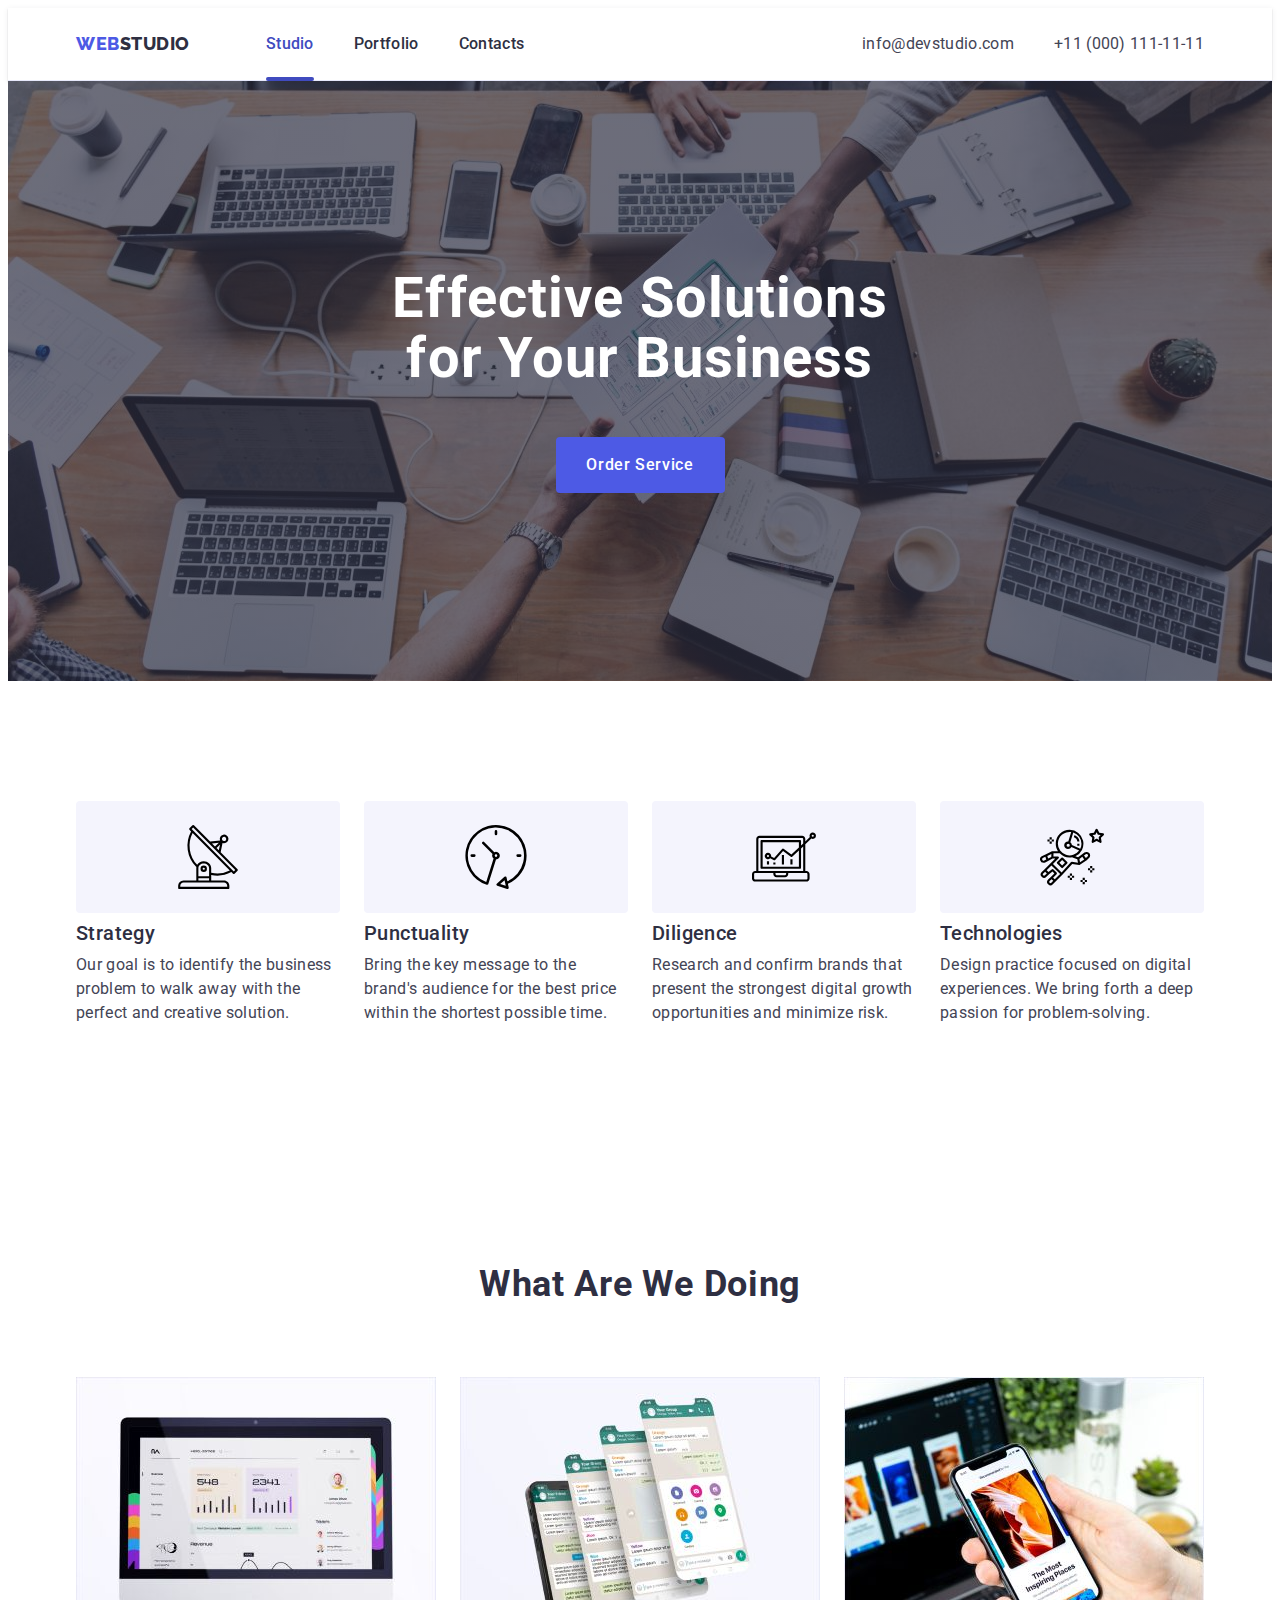
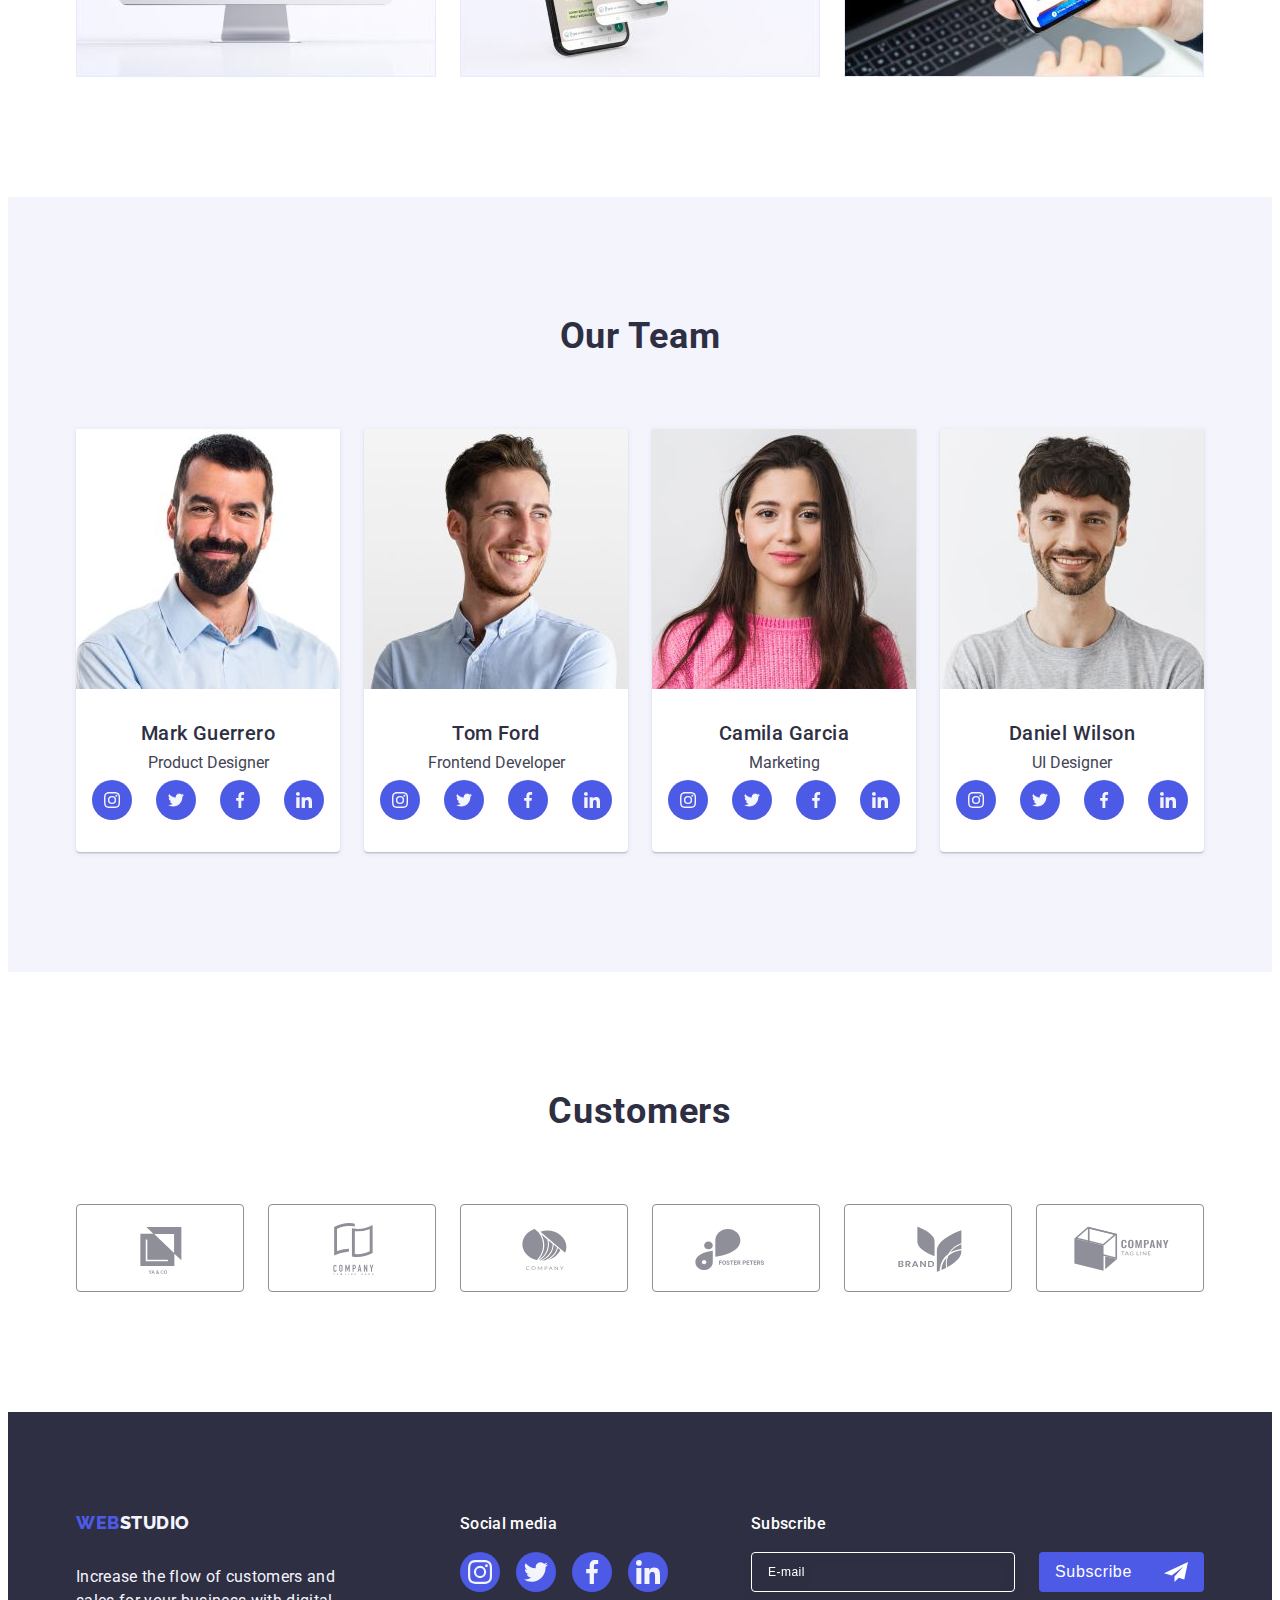
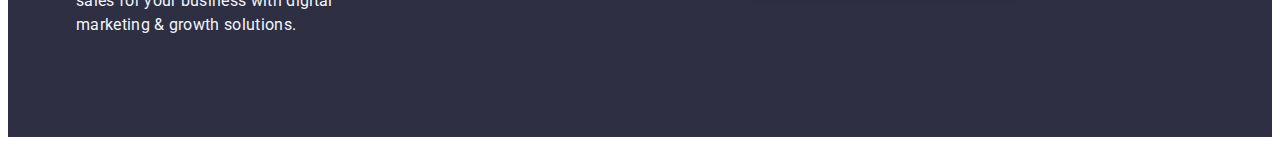
<file: index.html>
<!DOCTYPE html>
<html lang="en">
    <head>
        <meta charset="UTF-8" />
        <meta http-equiv="X-UA-Compatible" content="IE=edge" />
        <meta name="viewport" content="width=device-width, initial-scale=1.0" />
        <link
            rel="stylesheet"
            href="https://cdnjs.cloudflare.com/ajax/libs/modern-normalize/2.0.0/modern-normalize.min.css"
            integrity="sha512-4xo8blKMVCiXpTaLzQSLSw3KFOVPWhm/TRtuPVc4WG6kUgjH6J03IBuG7JZPkcWMxJ5huwaBpOpnwYElP/m6wg=="
            crossorigin="anonymous"
            referrerpolicy="no-referrer"
        />
        <link rel="preconnect" href="https://fonts.googleapis.com" />
        <link rel="preconnect" href="https://fonts.gstatic.com" crossorigin />
        <link
            href="https://fonts.googleapis.com/css2?family=Raleway:wght@800&family=Roboto:wght@400;500;700;900&display=swap"
            rel="stylesheet"
        />
        <link rel="stylesheet" href="./css/style.css" />
        <title>Main page</title>
    </head>
    <body>
        <header class="header">
            <div class="header-container container">
                <nav class="nav">
                    <!-- Logo -->
                    <a href="./index.html" class="logo-link link"
                        >Web<span class="logo-studio">Studio</span></a
                    >

                    <!-- Menu navigation -->
                    <ul class="menu list">
                        <li class="menu-element">
                            <a
                                class="list-link hover-studio link"
                                href="./index.html"
                                >Studio</a
                            >
                        </li>
                        <li class="menu-element">
                            <a class="list-link link" href="./portfolio.html"
                                >Portfolio</a
                            >
                        </li>
                        <li class="menu-element">
                            <a class="list-link link" href="">Contacts</a>
                        </li>
                    </ul>
                </nav>

                <!-- Contact links -->
                <address class="address">
                    <ul class="address-list list">
                        <li class="menu-element">
                            <a
                                class="address-link link"
                                href="mailto:info@devstudio.com"
                                >info@devstudio.com</a
                            >
                        </li>
                        <li class="menu-element">
                            <a
                                class="address-link link"
                                href="tel:+110001111111"
                                >+11 (000) 111-11-11</a
                            >
                        </li>
                    </ul>
                </address>
            </div>
        </header>

        <main>
            <!-- Banner -->
            <section class="first-section">
                <div class="container">
                    <h1 class="first-section-title">
                        Effective Solutions for Your Business
                    </h1>
                    <button
                        class="first-section-button"
                        type="button"
                        data-modal-open
                    >
                        Order Service
                    </button>
                </div>
            </section>

            <!-- Work description -->
            <section class="second-section">
                <div class="container">
                    <h2 class="visually-hidden">Description</h2>
                    <ul class="second-section-list list">
                        <li class="second-section-list-element">
                            <div class="second-section-list-icon">
                                <svg width="64" height="64">
                                    <use
                                        href="./images/icons.svg#icon-antenna"
                                    ></use>
                                </svg>
                            </div>
                            <h3 class="third-title">Strategy</h3>
                            <p class="paragraph">
                                Our goal is to identify the business problem to
                                walk away with the perfect and creative
                                solution.
                            </p>
                        </li>
                        <li class="second-section-list-element">
                            <div class="second-section-list-icon">
                                <svg width="64" height="64">
                                    <use
                                        href="./images/icons.svg#icon-clock"
                                    ></use>
                                </svg>
                            </div>
                            <h3 class="third-title">Punctuality</h3>
                            <p class="paragraph">
                                Bring the key message to the brand's audience
                                for the best price within the shortest possible
                                time.
                            </p>
                        </li>
                        <li class="second-section-list-element">
                            <div class="second-section-list-icon">
                                <svg width="64" height="64">
                                    <use
                                        href="./images/icons.svg#icon-diagram"
                                    ></use>
                                </svg>
                            </div>
                            <h3 class="third-title">Diligence</h3>
                            <p class="paragraph">
                                Research and confirm brands that present the
                                strongest digital growth opportunities and
                                minimize risk.
                            </p>
                        </li>
                        <li class="second-section-list-element">
                            <div class="second-section-list-icon">
                                <svg width="64" height="64">
                                    <use
                                        href="./images/icons.svg#icon-astronaut"
                                    ></use>
                                </svg>
                            </div>
                            <h3 class="third-title">Technologies</h3>
                            <p class="paragraph">
                                Design practice focused on digital experiences.
                                We bring forth a deep passion for
                                problem-solving.
                            </p>
                        </li>
                    </ul>
                </div>
            </section>
            <!-- Image block -->
            <section class="third-section">
                <div class="container">
                    <h2 class="second-title">What are we doing</h2>
                    <ul class="third-section-list list">
                        <li class="third-section-list-element">
                            <img
                                src="./images/jpg/pcmonitor.jpg"
                                alt="PC Monitor"
                                width="360"
                            />
                        </li>
                        <li class="third-section-list-element">
                            <img
                                src="./images/jpg/phonescrence.jpg"
                                alt="Phone Scrence"
                                width="360"
                            />
                        </li>
                        <li class="third-section-list-element">
                            <img
                                src="./images/jpg/phone.jpg"
                                alt="Phone"
                                width="360"
                            />
                        </li>
                    </ul>
                </div>
            </section>
            <!-- Our Team -->
            <section class="fourth-section background">
                <div class="container">
                    <h2 class="second-title">Our Team</h2>
                    <ul class="fourth-section-list list">
                        <li class="fourth-section-list-element">
                            <img
                                src="./images/jpg/mark.jpg"
                                alt="Mark Guerrero"
                                width="264"
                            />
                            <div class="names-positions">
                                <h3 class="third-title center">
                                    Mark Guerrero
                                </h3>
                                <p class="paragraph-center">Product Designer</p>
                                <ul class="social-container list">
                                    <li class="social-list">
                                        <a href="" class="team-social-link">
                                            <svg
                                                class="social-svg"
                                                width="16"
                                                height="16"
                                            >
                                                <use
                                                    href="./images/icons.svg#icon-instagram"
                                                ></use>
                                            </svg>
                                        </a>
                                    </li>
                                    <li class="social-list">
                                        <a href="" class="team-social-link">
                                            <svg
                                                class="social-svg"
                                                width="16"
                                                height="16"
                                            >
                                                <use
                                                    href="./images/icons.svg#icon-twitter"
                                                ></use>
                                            </svg>
                                        </a>
                                    </li>
                                    <li class="social-list">
                                        <a href="" class="team-social-link">
                                            <svg
                                                class="social-svg"
                                                width="16"
                                                height="16"
                                            >
                                                <use
                                                    href="./images/icons.svg#icon-facebook"
                                                ></use>
                                            </svg>
                                        </a>
                                    </li>
                                    <li class="social-list">
                                        <a href="" class="team-social-link">
                                            <svg
                                                class="social-svg"
                                                width="16"
                                                height="16"
                                            >
                                                <use
                                                    href="./images/icons.svg#icon-linkedin"
                                                ></use>
                                            </svg>
                                        </a>
                                    </li>
                                </ul>
                            </div>
                        </li>
                        <li class="fourth-section-list-element">
                            <img
                                src="./images/jpg/tom.jpg"
                                alt="Tom Ford"
                                width="264"
                            />
                            <div class="names-positions">
                                <h3 class="third-title center">Tom Ford</h3>
                                <p class="paragraph-center">
                                    Frontend Developer
                                </p>
                                <ul class="social-container list">
                                    <li class="social-list">
                                        <a href="" class="team-social-link">
                                            <svg
                                                class="social-svg"
                                                width="16"
                                                height="16"
                                            >
                                                <use
                                                    href="./images/icons.svg#icon-instagram"
                                                ></use>
                                            </svg>
                                        </a>
                                    </li>
                                    <li class="social-list">
                                        <a href="" class="team-social-link">
                                            <svg
                                                class="social-svg"
                                                width="16"
                                                height="16"
                                            >
                                                <use
                                                    href="./images/icons.svg#icon-twitter"
                                                ></use>
                                            </svg>
                                        </a>
                                    </li>
                                    <li class="social-list">
                                        <a href="" class="team-social-link">
                                            <svg
                                                class="social-svg"
                                                width="16"
                                                height="16"
                                            >
                                                <use
                                                    href="./images/icons.svg#icon-facebook"
                                                ></use>
                                            </svg>
                                        </a>
                                    </li>
                                    <li class="social-list">
                                        <a href="" class="team-social-link">
                                            <svg
                                                class="social-svg"
                                                width="16"
                                                height="16"
                                            >
                                                <use
                                                    href="./images/icons.svg#icon-linkedin"
                                                ></use>
                                            </svg>
                                        </a>
                                    </li>
                                </ul>
                            </div>
                        </li>
                        <li class="fourth-section-list-element">
                            <img
                                src="./images/jpg/camila.jpg"
                                alt="Camila Garcia"
                                width="264"
                            />
                            <div class="names-positions">
                                <h3 class="third-title center">
                                    Camila Garcia
                                </h3>
                                <p class="paragraph-center">Marketing</p>
                                <ul class="social-container list">
                                    <li class="social-list">
                                        <a href="" class="team-social-link">
                                            <svg
                                                class="social-svg"
                                                width="16"
                                                height="16"
                                            >
                                                <use
                                                    href="./images/icons.svg#icon-instagram"
                                                ></use>
                                            </svg>
                                        </a>
                                    </li>
                                    <li class="social-list">
                                        <a href="" class="team-social-link">
                                            <svg
                                                class="social-svg"
                                                width="16"
                                                height="16"
                                            >
                                                <use
                                                    href="./images/icons.svg#icon-twitter"
                                                ></use>
                                            </svg>
                                        </a>
                                    </li>
                                    <li class="social-list">
                                        <a href="" class="team-social-link">
                                            <svg
                                                class="social-svg"
                                                width="16"
                                                height="16"
                                            >
                                                <use
                                                    href="./images/icons.svg#icon-facebook"
                                                ></use>
                                            </svg>
                                        </a>
                                    </li>
                                    <li class="social-list">
                                        <a href="" class="team-social-link">
                                            <svg
                                                class="social-svg"
                                                width="16"
                                                height="16"
                                            >
                                                <use
                                                    href="./images/icons.svg#icon-linkedin"
                                                ></use>
                                            </svg>
                                        </a>
                                    </li>
                                </ul>
                            </div>
                        </li>
                        <li class="fourth-section-list-element">
                            <img
                                src="./images/jpg/daniel.jpg"
                                alt="Daniel Wilson"
                                width="264"
                            />
                            <div class="names-positions">
                                <h3 class="third-title center">
                                    Daniel Wilson
                                </h3>
                                <p class="paragraph-center">UI Designer</p>
                                <ul class="social-container list">
                                    <li class="social-list">
                                        <a href="" class="team-social-link">
                                            <svg
                                                class="social-svg"
                                                width="16"
                                                height="16"
                                            >
                                                <use
                                                    href="./images/icons.svg#icon-instagram"
                                                ></use>
                                            </svg>
                                        </a>
                                    </li>
                                    <li class="social-list">
                                        <a href="" class="team-social-link">
                                            <svg
                                                class="social-svg"
                                                width="16"
                                                height="16"
                                            >
                                                <use
                                                    href="./images/icons.svg#icon-twitter"
                                                ></use>
                                            </svg>
                                        </a>
                                    </li>
                                    <li class="social-list">
                                        <a href="" class="team-social-link">
                                            <svg
                                                class="social-svg"
                                                width="16"
                                                height="16"
                                            >
                                                <use
                                                    href="./images/icons.svg#icon-facebook"
                                                ></use>
                                            </svg>
                                        </a>
                                    </li>
                                    <li class="social-list">
                                        <a href="" class="team-social-link">
                                            <svg
                                                class="social-svg"
                                                width="16"
                                                height="16"
                                            >
                                                <use
                                                    href="./images/icons.svg#icon-linkedin"
                                                ></use>
                                            </svg>
                                        </a>
                                    </li>
                                </ul>
                            </div>
                        </li>
                    </ul>
                </div>
            </section>

            <section class="fifth-section">
                <div class="container">
                    <h2 class="second-title">Customers</h2>
                    <ul class="fifth-section-list list">
                        <li class="fifth-section-list-element">
                            <a href="" class="fifth-section-link">
                                <svg
                                    class="fifth-section-svg"
                                    width="104"
                                    height="56"
                                >
                                    <use
                                        href="./images/icons.svg#icon-Logo-1"
                                    ></use>
                                </svg>
                            </a>
                        </li>
                        <li class="fifth-section-list-element">
                            <a href="" class="fifth-section-link">
                                <svg
                                    class="fifth-section-svg"
                                    width="104"
                                    height="56"
                                >
                                    <use
                                        href="./images/icons.svg#icon-Logo-2"
                                    ></use>
                                </svg>
                            </a>
                        </li>
                        <li class="fifth-section-list-element">
                            <a href="" class="fifth-section-link">
                                <svg
                                    class="fifth-section-svg"
                                    width="104"
                                    height="56"
                                >
                                    <use
                                        href="./images/icons.svg#icon-Logo-3"
                                    ></use>
                                </svg>
                            </a>
                        </li>
                        <li class="fifth-section-list-element">
                            <a href="" class="fifth-section-link">
                                <svg
                                    class="fifth-section-svg"
                                    width="104"
                                    height="56"
                                >
                                    <use
                                        href="./images/icons.svg#icon-Logo-4"
                                    ></use>
                                </svg>
                            </a>
                        </li>
                        <li class="fifth-section-list-element">
                            <a href="" class="fifth-section-link">
                                <svg
                                    class="fifth-section-svg"
                                    width="104"
                                    height="56"
                                >
                                    <use
                                        href="./images/icons.svg#icon-Logo-5"
                                    ></use>
                                </svg>
                            </a>
                        </li>
                        <li class="fifth-section-list-element">
                            <a href="" class="fifth-section-link">
                                <svg
                                    class="fifth-section-svg"
                                    width="104"
                                    height="56"
                                >
                                    <use
                                        href="./images/icons.svg#icon-Logo-6"
                                    ></use>
                                </svg>
                            </a>
                        </li>
                    </ul>
                </div>
            </section>
        </main>

        <footer class="footer">
            <div class="container footer-container">
                <div class="footer-left">
                    <a class="footer-link link" href="./index.html"
                        >Web<span class="logo-footer">Studio</span></a
                    >
                    <p class="paragraph-footer">
                        Increase the flow of customers and sales for your
                        business with digital marketing & growth solutions.
                    </p>
                </div>
                <div class="footer-social">
                    <p class="footer-social-paragraph">Social media</p>
                    <ul class="footer-social-list list">
                        <li class="social-list">
                            <a href="" class="footer-social-link social-link">
                                <svg
                                    width="24"
                                    height="24"
                                    class="footer-social-svg"
                                >
                                    <use
                                        href="./images/icons.svg#icon-instagram"
                                    ></use>
                                </svg>
                            </a>
                        </li>
                        <li class="social-list">
                            <a href="" class="footer-social-link social-link">
                                <svg
                                    width="24"
                                    height="24"
                                    class="footer-social-svg"
                                >
                                    <use
                                        href="./images/icons.svg#icon-twitter"
                                    ></use>
                                </svg>
                            </a>
                        </li>
                        <li class="social-list">
                            <a href="" class="footer-social-link social-link">
                                <svg
                                    width="24"
                                    height="24"
                                    class="footer-social-svg"
                                >
                                    <use
                                        href="./images/icons.svg#icon-facebook"
                                    ></use>
                                </svg>
                            </a>
                        </li>
                        <li class="social-list">
                            <a href="" class="footer-social-link social-link">
                                <svg
                                    width="24"
                                    height="24"
                                    class="footer-social-svg"
                                >
                                    <use
                                        href="./images/icons.svg#icon-linkedin"
                                    ></use>
                                </svg>
                            </a>
                        </li>
                    </ul>
                </div>

                <div class="subscribe-wrapper">
                    <p class="subscribe-paragraph">Subscribe</p>
                    <form class="subscribe-form">
                        <label class="subscribe-label" for="mail">
                            <input
                                class="subscribe-input"
                                type="email"
                                name="mail"
                                id="mail"
                                placeholder="E-mail"
                            />
                        </label>
                        <button type="submit" class="button">
                            Subscribe
                            <svg class="subscribe-svg" width="24" height="24">
                                <use href="./images/icons.svg#icon-plane"></use>
                            </svg>
                        </button>
                    </form>
                </div>
            </div>
        </footer>

        <!-- Modal view -->
        <div class="backdrop is-hidden" data-modal>
            <div class="modal">
                <button class="close-btn" type="button" data-modal-close>
                    <svg class="close-svg" width="24" height="24">
                        <use href="./images/icons.svg#close"></use>
                    </svg>
                </button>
                <p class="footer-paragraph modal-title">
                    Leave your contacts and we will call you back
                </p>
                <form class="modal-form">
                    <div class="form-wrapper">
                        <label class="modal-form-label" for="user-name"
                            >Name</label
                        >
                        <div class="modal-input-wrapper">
                            <input
                                class="modal-input"
                                type="text"
                                name="user-name"
                                id="user-name"
                            />
                            <svg class="modal-input-svg" width="18" height="24">
                                <use
                                    href="./images/icons.svg#person-black-18dp"
                                ></use>
                            </svg>
                        </div>
                    </div>
                    <div class="form-wrapper">
                        <label class="modal-form-label" for="phone"
                            >Phone</label
                        >
                        <div class="modal-input-wrapper">
                            <input
                                class="modal-input"
                                type="tel"
                                name="phone"
                                id="phone"
                            />
                            <svg class="modal-input-svg" width="18" height="24">
                                <use
                                    href="./images/icons.svg#phone-black-18dp"
                                ></use>
                            </svg>
                        </div>
                    </div>
                    <div class="form-wrapper">
                        <label class="modal-form-label" for="email"
                            >Email</label
                        >
                        <div class="modal-input-wrapper">
                            <input
                                class="modal-input"
                                type="email"
                                name="email"
                                id="email"
                            />
                            <svg class="modal-input-svg" width="18" height="24">
                                <use
                                    href="./images/icons.svg#email-black-18dp"
                                ></use>
                            </svg>
                        </div>
                    </div>
                    <div class="modal-textarea-wrapper">
                        <label class="modal-form-label" for="user-comment"
                            >Comment</label
                        >
                        <textarea
                            class="modal-form-textarea"
                            name="user-comment"
                            id="user-comment"
                            cols="30"
                            rows="10"
                            placeholder="Text input"
                        ></textarea>
                    </div>
                    <div class="modal-checkbox-wrapper">
                        <input
                            class="modal-checkbox visually-hidden"
                            type="checkbox"
                            name="user-privacy"
                            id="user-privacy"
                            value="true"
                        />
                        <label class="modal-policy-label" for="user-privacy">
                            <span class="policy-span">
                                <svg class="checkbox" width="16" height="16">
                                    <use
                                        class="unchecked"
                                        href="./images/icons.svg#unchecked"
                                    ></use>
                                    <use
                                        class="checked"
                                        href="./images/icons.svg#checked"
                                    ></use>
                                </svg>
                            </span>
                            I accept the terms and conditions of the
                            <a href="#" class="modal-policy-link"
                                >Privacy Policy</a
                            >
                        </label>
                    </div>
                    <button class="modal-btn-send" type="submit">Send</button>
                </form>
            </div>
        </div>

        <script src="./js/modal.js"></script>
    </body>
</html>
</file>
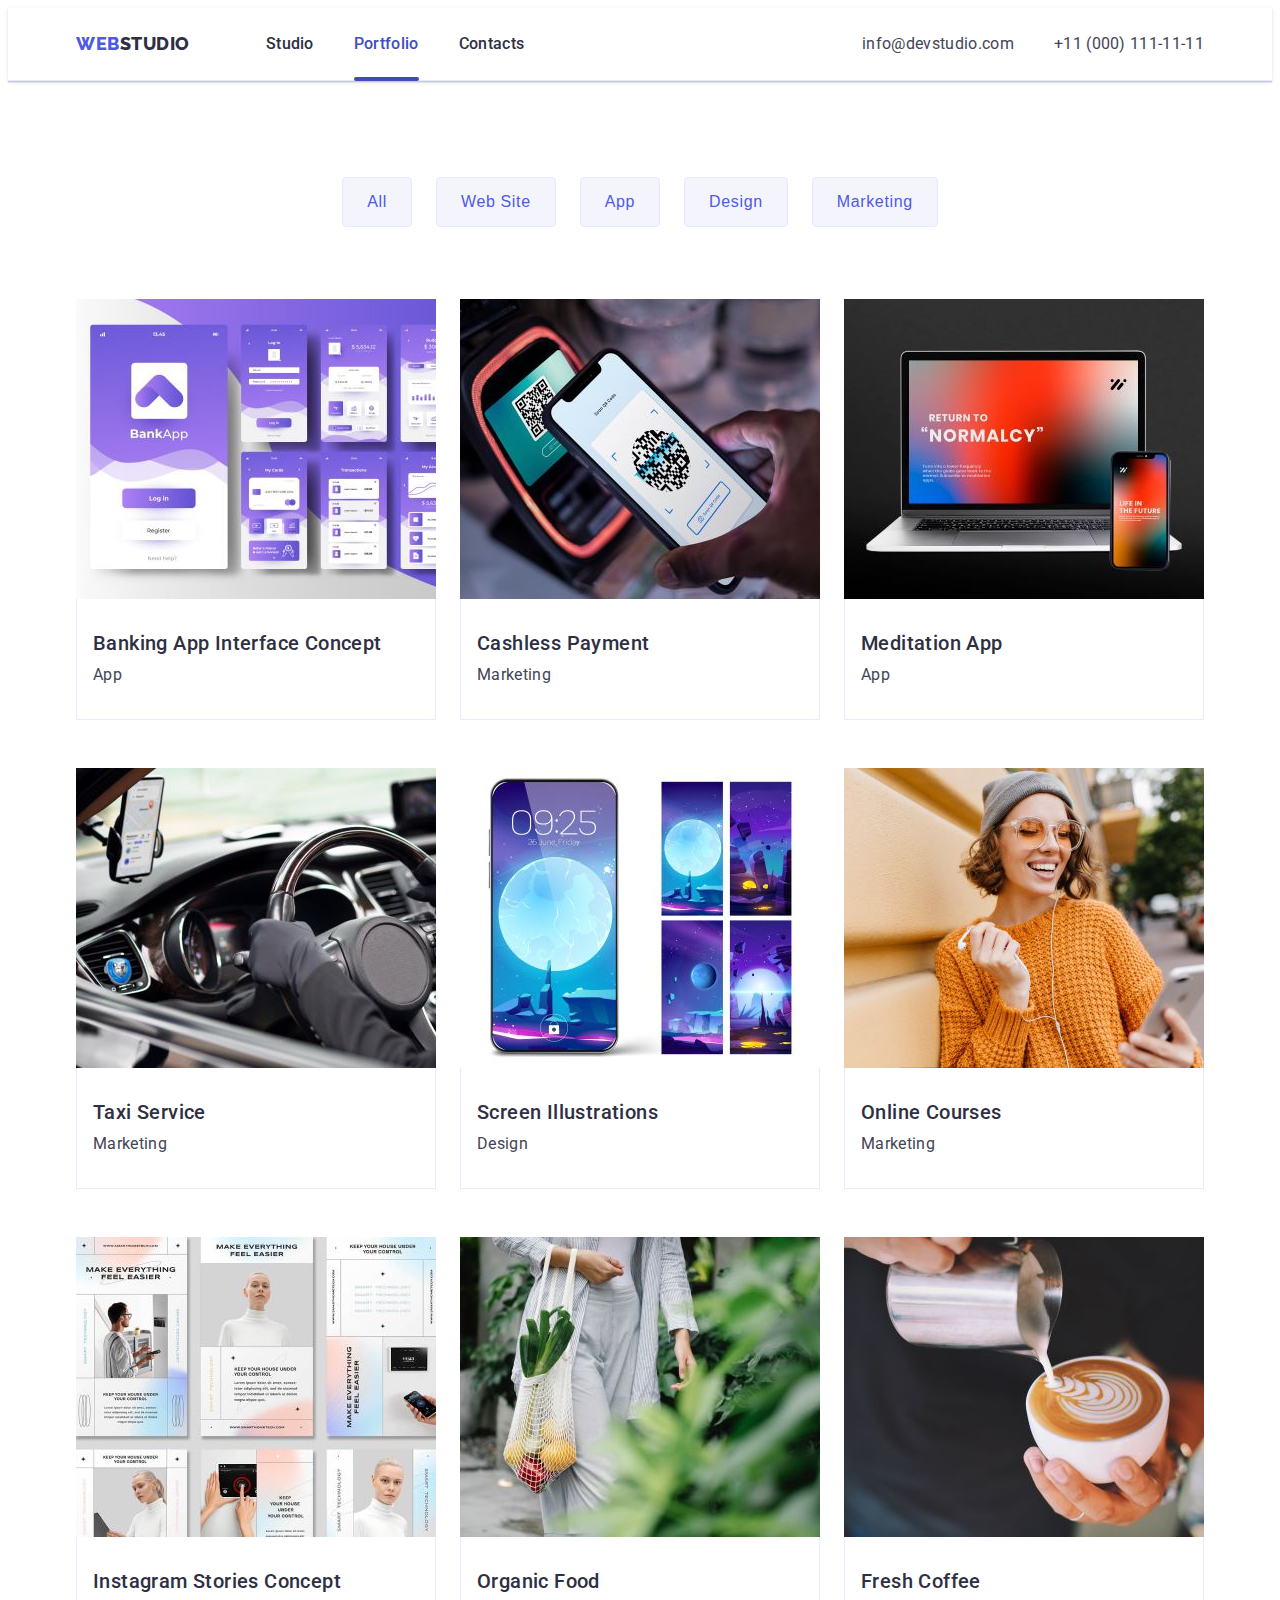
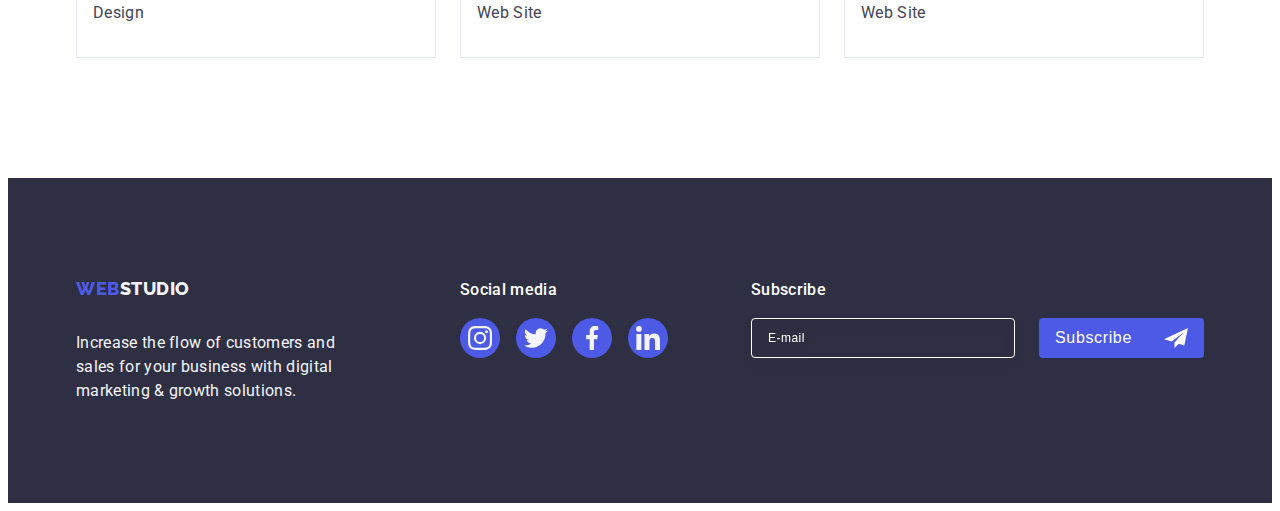
<file: portfolio.html>
<!DOCTYPE html>
<html lang="en">
    <head>
        <meta charset="UTF-8" />
        <meta http-equiv="X-UA-Compatible" content="IE=edge" />
        <meta name="viewport" content="width=device-width, initial-scale=1.0" />
        <link rel="preconnect" href="https://fonts.googleapis.com" />
        <link rel="preconnect" href="https://fonts.gstatic.com" crossorigin />
        <link
            href="https://fonts.googleapis.com/css2?family=Raleway:wght@800&family=Roboto:wght@400;500;700;900&display=swap"
            rel="stylesheet"
        />
        <link
            rel="stylesheet"
            href="https://cdnjs.cloudflare.com/ajax/libs/modern-normalize/2.0.0/modern-normalize.min.css"
            integrity="sha512-4xo8blKMVCiXpTaLzQSLSw3KFOVPWhm/TRtuPVc4WG6kUgjH6J03IBuG7JZPkcWMxJ5huwaBpOpnwYElP/m6wg=="
            crossorigin="anonymous"
            referrerpolicy="no-referrer"
        />
        <link rel="stylesheet" href="./css/style.css" />
        <title>Portfolio</title>
    </head>
    <body>
        <header class="header">
            <div class="header-container container">
                <nav class="nav">
                    <!-- Logo -->
                    <a href="./index.html" class="logo-link link"
                        >Web<span class="logo-studio">Studio</span></a
                    >

                    <!-- Menu navigation -->
                    <ul class="menu list">
                        <li class="menu-element">
                            <a class="list-link link" href="./index.html"
                                >Studio</a
                            >
                        </li>
                        <li class="menu-element">
                            <a
                                class="list-link hover-portfolio link"
                                href="./portfolio.html"
                                >Portfolio</a
                            >
                        </li>
                        <li class="menu-element">
                            <a class="list-link link" href="">Contacts</a>
                        </li>
                    </ul>
                </nav>

                <!-- Contact links -->
                <address class="address">
                    <ul class="address-list list">
                        <li class="menu-element">
                            <a
                                class="address-link link"
                                href="mailto:info@devstudio.com"
                                >info@devstudio.com</a
                            >
                        </li>
                        <li class="menu-element">
                            <a
                                class="address-link link"
                                href="tel:+110001111111"
                                >+11 (000) 111-11-11</a
                            >
                        </li>
                    </ul>
                </address>
            </div>
        </header>
        <main>
            <section class="main-section">
                <div class="container">
                    <h1 class="visually-hidden">Description</h1>
                    <!-- Block buttons -->
                    <ul class="portfolio-list-buttons list">
                        <li>
                            <button class="main-section-button" type="button">
                                All
                            </button>
                        </li>
                        <li>
                            <button class="main-section-button" type="button">
                                Web Site
                            </button>
                        </li>
                        <li>
                            <button class="main-section-button" type="button">
                                App
                            </button>
                        </li>
                        <li>
                            <button class="main-section-button" type="button">
                                Design
                            </button>
                        </li>
                        <li>
                            <button class="main-section-button" type="button">
                                Marketing
                            </button>
                        </li>
                    </ul>
                    <!-- Block products -->
                    <ul class="portfolio-list list">
                        <li class="portfolio-list-element">
                            <a class="portfolio-list-link link" href="">
                                <div class="overlay">
                                    <img
                                        src="./images/jpg/bank_app.jpg"
                                        alt="Bank App"
                                        width="360"
                                        class="overlay-img"
                                    />

                                    <p class="overlay-paragraf paragraph">
                                        14 Stylish and User-Friendly App Design
                                        Concepts · Task Manager App · Calorie
                                        Tracker App · Exotic Fruit Ecommerce App
                                        · Cloud Storage App
                                    </p>
                                </div>
                                <div class="names-apps">
                                    <h2 class="portfolio-second-title">
                                        Banking App Interface Concept
                                    </h2>
                                    <p class="paragraph">App</p>
                                </div>
                            </a>
                        </li>
                        <li class="portfolio-list-element">
                            <a class="portfolio-list-link link" href="">
                                <div class="overlay">
                                    <img
                                        src="./images/jpg/cashless_payment.jpg"
                                        alt="Cashless Payment"
                                        width="360"
                                    />
                                    <p class="overlay-paragraf paragraph">
                                        14 Stylish and User-Friendly App Design
                                        Concepts · Task Manager App · Calorie
                                        Tracker App · Exotic Fruit Ecommerce App
                                        · Cloud Storage App
                                    </p>
                                </div>
                                <div class="names-apps">
                                    <h2 class="portfolio-second-title">
                                        Cashless Payment
                                    </h2>
                                    <p class="paragraph">Marketing</p>
                                </div>
                            </a>
                        </li>
                        <li class="portfolio-list-element">
                            <a class="portfolio-list-link link" href="">
                                <div class="overlay">
                                    <img
                                        src="./images/jpg/meditation_app.jpg"
                                        alt="Meditation App"
                                        width="360"
                                    />
                                    <p class="overlay-paragraf paragraph">
                                        14 Stylish and User-Friendly App Design
                                        Concepts · Task Manager App · Calorie
                                        Tracker App · Exotic Fruit Ecommerce App
                                        · Cloud Storage App
                                    </p>
                                </div>
                                <div class="names-apps">
                                    <h2 class="portfolio-second-title">
                                        Meditation App
                                    </h2>
                                    <p class="paragraph">App</p>
                                </div>
                            </a>
                        </li>
                        <li class="portfolio-list-element">
                            <a class="portfolio-list-link link" href="">
                                <div class="overlay">
                                    <img
                                        src="./images/jpg/taxi_service.jpg"
                                        alt="Taxi Srvises"
                                        width="360"
                                    />
                                    <p class="overlay-paragraf paragraph">
                                        14 Stylish and User-Friendly App Design
                                        Concepts · Task Manager App · Calorie
                                        Tracker App · Exotic Fruit Ecommerce App
                                        · Cloud Storage App
                                    </p>
                                </div>
                                <div class="names-apps">
                                    <h2 class="portfolio-second-title">
                                        Taxi Service
                                    </h2>
                                    <p class="paragraph">Marketing</p>
                                </div>
                            </a>
                        </li>
                        <li class="portfolio-list-element">
                            <a class="portfolio-list-link link" href="">
                                <div class="overlay">
                                    <img
                                        src="./images/jpg/screen_illustrations.jpg"
                                        alt="Screen Illustrations"
                                        width="360"
                                    />
                                    <p class="overlay-paragraf paragraph">
                                        14 Stylish and User-Friendly App Design
                                        Concepts · Task Manager App · Calorie
                                        Tracker App · Exotic Fruit Ecommerce App
                                        · Cloud Storage App
                                    </p>
                                </div>
                                <div class="names-apps">
                                    <h2 class="portfolio-second-title">
                                        Screen Illustrations
                                    </h2>
                                    <p class="paragraph">Design</p>
                                </div>
                            </a>
                        </li>
                        <li class="portfolio-list-element">
                            <a class="portfolio-list-link link" href="">
                                <div class="overlay">
                                    <img
                                        src="./images/jpg/online_courses.jpg"
                                        alt="Online Courses"
                                        width="360"
                                    />
                                    <p class="overlay-paragraf paragraph">
                                        14 Stylish and User-Friendly App Design
                                        Concepts · Task Manager App · Calorie
                                        Tracker App · Exotic Fruit Ecommerce App
                                        · Cloud Storage App
                                    </p>
                                </div>
                                <div class="names-apps">
                                    <h2 class="portfolio-second-title">
                                        Online Courses
                                    </h2>
                                    <p class="paragraph">Marketing</p>
                                </div>
                            </a>
                        </li>
                        <li class="portfolio-list-element">
                            <a class="portfolio-list-link link" href="">
                                <div class="overlay">
                                    <img
                                        src="./images/jpg/instagram_storis.jpg"
                                        alt="Instagram Stories"
                                        width="360"
                                    />
                                    <p class="overlay-paragraf paragraph">
                                        14 Stylish and User-Friendly App Design
                                        Concepts · Task Manager App · Calorie
                                        Tracker App · Exotic Fruit Ecommerce App
                                        · Cloud Storage App
                                    </p>
                                </div>
                                <div class="names-apps">
                                    <h2 class="portfolio-second-title">
                                        Instagram Stories Concept
                                    </h2>
                                    <p class="paragraph">Design</p>
                                </div>
                            </a>
                        </li>
                        <li class="portfolio-list-element">
                            <a class="portfolio-list-link link" href="">
                                <div class="overlay">
                                    <img
                                        src="./images/jpg/organic_food.jpg"
                                        alt="Organic Food"
                                        width="360"
                                    />
                                    <p class="overlay-paragraf paragraph">
                                        14 Stylish and User-Friendly App Design
                                        Concepts · Task Manager App · Calorie
                                        Tracker App · Exotic Fruit Ecommerce App
                                        · Cloud Storage App
                                    </p>
                                </div>
                                <div class="names-apps">
                                    <h2 class="portfolio-second-title">
                                        Organic Food
                                    </h2>
                                    <p class="paragraph">Web Site</p>
                                </div>
                            </a>
                        </li>
                        <li class="portfolio-list-element">
                            <a class="portfolio-list-link link" href="">
                                <div class="overlay">
                                    <img
                                        src="./images/jpg/fresh_coffee.jpg"
                                        alt="Fresh Coffee"
                                        width="360"
                                    />
                                    <p class="overlay-paragraf paragraph">
                                        14 Stylish and User-Friendly App Design
                                        Concepts · Task Manager App · Calorie
                                        Tracker App · Exotic Fruit Ecommerce App
                                        · Cloud Storage App
                                    </p>
                                </div>
                                <div class="names-apps">
                                    <h2 class="portfolio-second-title">
                                        Fresh Coffee
                                    </h2>
                                    <p class="paragraph">Web Site</p>
                                </div>
                            </a>
                        </li>
                    </ul>
                </div>
            </section>
        </main>

        <footer class="footer">
            <div class="container footer-container">
                <div class="footer-left">
                    <a class="footer-link link" href="./index.html"
                        >Web<span class="logo-footer">Studio</span></a
                    >
                    <p class="paragraph-footer">
                        Increase the flow of customers and sales for your
                        business with digital marketing & growth solutions.
                    </p>
                </div>
                <div class="footer-social">
                    <p class="footer-social-paragraph">Social media</p>
                    <ul class="footer-social-list list">
                        <li class="social-list">
                            <a href="" class="footer-social-link social-link">
                                <svg
                                    width="24"
                                    height="24"
                                    class="footer-social-svg"
                                >
                                    <use
                                        href="./images/icons.svg#icon-instagram"
                                    ></use>
                                </svg>
                            </a>
                        </li>
                        <li class="social-list">
                            <a href="" class="footer-social-link social-link">
                                <svg
                                    width="24"
                                    height="24"
                                    class="footer-social-svg"
                                >
                                    <use
                                        href="./images/icons.svg#icon-twitter"
                                    ></use>
                                </svg>
                            </a>
                        </li>
                        <li class="social-list">
                            <a href="" class="footer-social-link social-link">
                                <svg
                                    width="24"
                                    height="24"
                                    class="footer-social-svg"
                                >
                                    <use
                                        href="./images/icons.svg#icon-facebook"
                                    ></use>
                                </svg>
                            </a>
                        </li>
                        <li class="social-list">
                            <a href="" class="footer-social-link social-link">
                                <svg
                                    width="24"
                                    height="24"
                                    class="footer-social-svg"
                                >
                                    <use
                                        href="./images/icons.svg#icon-linkedin"
                                    ></use>
                                </svg>
                            </a>
                        </li>
                    </ul>
                </div>

                <div class="subscribe-wrapper">
                    <p class="subscribe-paragraph">Subscribe</p>
                    <form class="subscribe-form">
                        <label class="subscribe-label" for="mail">
                            <input
                                class="subscribe-input"
                                type="email"
                                name="mail"
                                id="mail"
                                placeholder="E-mail"
                            />
                        </label>
                        <button type="submit" class="button">
                            Subscribe
                            <svg class="subscribe-svg" width="24" height="24">
                                <use href="./images/icons.svg#icon-plane"></use>
                            </svg>
                        </button>
                    </form>
                </div>
            </div>
        </footer>
    </body>
</html>
</file>
<file: css/style.css>
/**
  |============================
  | Global variables
  |============================
*/

:root {
    --color-8e8f99: #8e8f99;
    --color-31d0aa: #31d0aa;
    --color-4d5ae5: #4d5ae5;
    --color-2E2F42: #2e2f42;
    --color-434455: #434455;
    --color-FFFFFF: #ffffff;
    --color-f4f4fd: #f4f4fd;
    --color-404bbf: #404bbf;
    --color-e7e9fc: #e7e9fc;
    --color-FCFCFC: #fcfcfc;
    --width-72px-4: (calc((100% - 72px) / 4));
    --width-48px-3: (calc((100%- 48px) / 3));
}

/**
  |============================
  | Global tags
  |============================
*/

html {
    box-sizing: border-box;
}

*,
*::after,
*::before {
    box-sizing: inherit;
}

h1,
h2,
h3,
h4,
h5,
h6,
p {
    margin: 0;
}

button {
    display: block;
    border: none;
}

body {
    background-color: var(--color-FFFFFF);
    font-family: "Roboto", sans-serif;
    color: var(--color-434455);
}

.visually-hidden {
    position: absolute;
    width: 1px;
    height: 1px;
    margin: -1px;
    border: 0;
    padding: 0;
    white-space: nowrap;
    clip-path: inset(100%);
    clip: rect(0 0 0 0);
    overflow: hidden;
}

.container {
    width: 1158px;
    margin: 0 auto;
    padding: 0 15px;
}

.link {
    text-decoration: none;
}

.list {
    list-style: none;
    margin: 0;
    padding: 0;
}

img {
    display: block;
}

.paragraph {
    font-size: 16px;
    font-style: normal;
    font-weight: 400;
    line-height: 24px;
    letter-spacing: 0.32px;
    color: var(--color-434455);
}

.third-title {
    margin-bottom: 8px;
    font-weight: 500;
    font-size: 20px;
    line-height: 1.2;
    letter-spacing: 0.02em;
    color: var(--color-2E2F42);
}

/**
  |============================
  | Block header
  |============================
*/

.header {
    border-bottom: 1px solid var(--color-e7e9fc);
    box-shadow: 0px 2px 1px rgba(46, 47, 66, 0.08),
        0px 1px 1px rgba(46, 47, 66, 0.16), 0px 1px 6px rgba(46, 47, 66, 0.08);
}

.nav {
    display: flex;
    align-items: center;
}

.address {
    display: flex;
    margin-left: auto;
}

.address-list,
.menu {
    display: flex;
    gap: 40px;
}

.address-link {
    font-size: 16px;
    font-style: normal;
    font-weight: 400;
    line-height: 24px;
    letter-spacing: 0.32px;
    color: var(--color-434455);
    transition: color 250ms cubic-bezier(0.4, 0, 0.2, 1);
}

.address-link:hover,
.address-link:focus {
    color: var(--color-404bbf);
}

.list-link {
    font-size: 16px;
    font-style: normal;
    font-weight: 500;
    line-height: 24px;
    letter-spacing: 0.32px;
    color: var(--color-2E2F42);

    padding: 24px 0;
    display: block;
    transition: color 250ms cubic-bezier(0.4, 0, 0.2, 1);
}

.list-link:hover,
.list-link:focus {
    color: var(--color-404bbf);
}

.hover-studio {
    color: var(--color-404bbf);
    position: relative;
}

.hover-studio::after {
    content: "";
    display: block;
    width: 100%;
    height: 4px;
    position: absolute;
    left: 0;

    border-radius: 2px;
    background-color: var(--color-404bbf);
    bottom: -1px;
}

.header-container {
    display: flex;
    align-items: center;
}

.logo-link {
    margin-right: 76px;
    color: var(--color-4d5ae5);
    font-family: "Raleway", sans-serif;
    font-size: 18px;
    font-weight: 800;
    line-height: 1.17;
    letter-spacing: 0.03em;
    text-transform: uppercase;
    display: inline-block;
}

/**
  |============================
  | Block hero
  |============================
*/

.first-section {
    background-color: var(--color-2E2F42);
    padding: 188px 0;
    background-image: linear-gradient(
            rgba(46, 47, 66, 0.7),
            rgba(46, 47, 66, 0.7)
        ),
        url("../images/jpg/people-office1.jpg");
    margin-left: auto;
    margin-right: auto;
    max-width: 1440px;
    background-repeat: no-repeat;
    background-position: center;
    background-size: cover;
}

.first-section.container {
    display: block;
}

.first-section-title {
    max-width: 496px;
    font-size: 56px;
    line-height: 1.07;
    text-align: center;
    letter-spacing: 0.02em;
    color: var(--color-FFFFFF);
    margin: 0 auto 48px;
}

.first-section-button {
    display: block;
    min-width: 169px;
    height: 56px;
    margin: auto;
    border: none;
    background-color: var(--color-4d5ae5);
    border-radius: 4px;
    cursor: pointer;
    font-family: "Roboto", sans-serif;
    font-weight: 500;
    font-size: 16px;
    line-height: 1.5;
    letter-spacing: 0.04em;
    color: var(--color-FFFFFF);
    transition: background-color 250ms cubic-bezier(0.4, 0, 0.2, 1);
}

.first-section-button:hover,
.first-section-button:active {
    color: var(--color-FFFFFF);
    background-color: var(--color-404bbf);
}

/**
  |============================
  | Block description
  |============================
*/

.second-section-list-element {
    width: calc((100% - 72px) / 4);
}

/**
  |============================
  | Block images
  |============================
*/

.third-section-list-element {
    width: calc((100% - 48px) / 3);
}

/**
  |============================
  | Block team
  |============================
*/

.fourth-section-list-element {
    width: calc((100% - 72px) / 4);
    border-radius: 0px 0px 4px 4px;
    background-color: var(--color-FFFFFF);
    box-shadow: 0px 1px 6px rgba(46, 47, 66, 0.08),
        0px 1px 1px rgba(46, 47, 66, 0.16), 0px 2px 1px rgba(46, 47, 66, 0.08);
}

/**
  |============================
  | Block customers
  |============================
*/

.fifth-section {
    padding-top: 120px;
    padding-bottom: 120px;
}

.fifth-section-list-element {
    width: calc((100% - 120px) / 6);
    height: 88px;
}

.fifth-section-link {
    width: 100%;
    height: 100%;
    border: 1px solid var(--color-8e8f99);
    border-radius: 4px;
    display: flex;
    align-items: center;
    justify-content: center;
    color: var(--color-8e8f99);
    transition: border-color 250ms cubic-bezier(0.4, 0, 0.2, 1),
        color 250ms cubic-bezier(0.4, 0, 0.2, 1);
}

.fifth-section-link:hover,
.fifth-section-link:focus {
    border-color: var(--color-404bbf);
    color: var(--color-404bbf);
}

.fifth-section-svg {
    fill: currentColor;
}

/**
  |============================
  | Block modal
  |============================
*/

.backdrop {
    position: fixed;
    top: 0;
    left: 0;
    width: 100%;
    height: 100%;
    display: flex;
    align-items: center;
    justify-content: center;

    background-color: rgba(46, 47, 66, 0.4);
    transition: opacity 250ms cubic-bezier(0.4, 0, 0.2, 1),
        visibility 250ms cubic-bezier(0.4, 0, 0.2, 1);
}

.is-hidden {
    opacity: 0;
    visibility: hidden;
    pointer-events: none;
}

.dark {
    position: absolute;
    top: 0;
    left: 0;
    width: 100%;
    height: 100%;
    background-color: #000;
    opacity: 0.7;
    z-index: 0;
}

.modal {
    position: absolute;
    top: 50%;
    left: 50%;
    transform: translate(-50%, -50%) scale(1);
    width: 408px;
    min-height: 584px;

    padding: 72px 24px 24px 24px;

    background-color: var(--color-FCFCFC);
    box-shadow: 0px 1px 1px rgba(0, 0, 0, 0.14), 0px 1px 3px rgba(0, 0, 0, 0.12),
        0px 2px 1px rgba(0, 0, 0, 0.2);
    border-radius: 4px;
    transition: transform 250ms cubic-bezier(0.4, 0, 0.2, 1);
}

.backdrop.is-hidden {
    visibility: hidden;
    opacity: 0;
}

.close-btn {
    background-color: var(--color-e7e9fc);

    position: absolute;
    top: 24px;
    right: 24px;
    width: 24px;
    height: 24px;
    border-radius: 50%;
    display: flex;
    align-items: center;
    justify-content: center;
    border: 1px solid rgba(0, 0, 0, 0.1);
    padding: 0;
    cursor: pointer;
    transition: background-color 250ms cubic-bezier(0.4, 0, 0.2, 1),
        border 250ms cubic-bezier(0.4, 0, 0.2, 1);
}

.close-btn:hover,
.close-btn:focus {
    background-color: var(--color-404bbf);
    border: none;
    fill: var(--color-FFFFFF);
}

.close-svg {
    transition: fill 250ms cubic-bezier(0.4, 0, 0.2, 1);
}

.modal-title {
    text-align: center;
    margin-bottom: 16px;

    font-size: 16px;
    font-style: normal;
    font-weight: 500;
    line-height: 24px;
    letter-spacing: 0.32px;
    color: var(--color-2E2F42);
}

.form-wrapper {
    margin-bottom: 8px;
}

.modal-form {
    display: flex;
    flex-direction: column;

    border-radius: 4px;
}

.modal-form-label {
    display: block;

    color: var(--color-8e8f99);
    font-size: 12px;
    font-weight: 400;
    line-height: 14px;
    letter-spacing: 0.04em;
}

.modal-input-wrapper {
    position: relative;
    height: 40px;
}

.modal-input {
    width: 100%;
    height: 40px;
    padding: 11px;
    padding-left: 38px;

    border: 1px solid rgba(46, 47, 66, 0.4);
    border-radius: 4px;
    outline: transparent;
    background-color: transparent;
    transition: border-color 250ms cubic-bezier(0.4, 0, 0.2, 1);
    font-size: 18px;
}

.modal-input:focus {
    border-color: var(--color-4d5ae5);
}

.modal-input:focus + .modal-input-svg {
    fill: var(--color-4d5ae5);
}

.modal-input-svg {
    position: absolute;
    top: 50%;
    left: 16px;
    width: 18px;
    height: 18px;
    transform: translateY(-50%);
    transition: fill 250ms cubic-bezier(0.4, 0, 0.2, 1);
    pointer-events: none;
}

.modal-textarea-wrapper {
    margin-bottom: 16px;
}

.modal-form-textarea {
    width: 100%;
    height: 120px;
    flex-shrink: 0;
    padding: 8px 16px;

    border-radius: 4px;
    border: 1px solid rgba(46, 47, 66, 0.4);
    color: rgba(46, 47, 66, 0.4);
    background-color: transparent;
    outline: transparent;
    resize: none;

    font-size: 12px;
    font-weight: 400;
    line-height: 1.17;
    letter-spacing: 0.04em;

    transition: border-color 250ms cubic-bezier(0.4, 0, 0.2, 1);
}

.modal-form-textarea:focus {
    border-color: var(--color-4d5ae5);
}

/*------------ Checkbox -------------*/

.modal-checkbox-wrapper {
    margin-bottom: 24px;
}

.modal-policy-label {
    color: var(--color-8e8f99);

    font-size: 12px;
    font-weight: 400;
    line-height: 14px;
    letter-spacing: 0.04em;

    cursor: pointer;
}

.policy-span {
    display: inline-flex;
    align-items: center;
    justify-content: center;
    width: 16px;
    height: 16px;
    border-radius: 2px;
    border: 1px solid rgba(46, 47, 66, 0.4);
    color: var(--color-4d5ae5);
    fill: transparent;

    font-size: 12px;
    font-style: normal;
    font-weight: 400;
    line-height: 16px;
    letter-spacing: 0.04em;
    text-decoration-line: underline;

    transition: background-color 250ms cubic-bezier(0.4, 0, 0.2, 1),
        border 250ms cubic-bezier(0.4, 0, 0.2, 1),
        fill 250ms cubic-bezier(0.4, 0, 0.2, 1);
}

.modal-checkbox:checked + .modal-policy-label .policy-span {
    background-color: var(--color-404bbf);
    border: none;
    fill: var(--color-f4f4fd);
}

.modal-policy-link {
    color: var(--color-4d5ae5);
}

.modal-btn-send {
    min-width: 169px;
    height: 56px;
    margin: 0 auto;
    padding: 16px 32px;

    border-radius: 4px;
    background: var(--color-4d5ae5);
    box-shadow: 0px 4px 4px 0px rgba(0, 0, 0, 0.15);

    color: var(--color-FFFFFF);
    text-align: center;

    font-size: 16px;
    font-style: normal;
    font-weight: 500;
    line-height: 24px;
    letter-spacing: 0.64px;
    cursor: pointer;
    transition: background-color 250ms cubic-bezier(0.4, 0, 0.2, 1);
}

/**
  |============================
  | Block footer
  |============================
*/

.footer-link {
    margin-right: 76px;
    color: var(--color-4d5ae5);
    font-family: "Raleway", sans-serif;
    font-size: 18px;
    font-weight: 800;
    line-height: 1.17;
    letter-spacing: 0.03em;
    text-transform: uppercase;
    display: inline-block;
    margin-bottom: 16px;
}

.footer {
    background-color: var(--color-2E2F42);
    padding: 100px 0;
}

.footer-container {
    display: flex;
    align-items: baseline;
}

.footer-left {
    margin-right: 120px;
}

.logo-footer {
    display: inline-block;
    margin-bottom: 16px;
    color: var(--color-f4f4fd);
}

.paragraph-footer {
    max-width: 264px;
    line-height: 1.5;
    letter-spacing: 0.02em;
    color: var(--color-f4f4fd);
}

.footer-social-paragraph {
    font-weight: 500;
    font-size: 16px;
    line-height: 1.5;
    letter-spacing: 0.02em;
    color: var(--color-FFFFFF);
    margin-bottom: 16px;
}

.footer-social-list {
    display: flex;
    gap: 16px;
    margin-right: 80px;
}

.footer-social-svg {
    fill: var(--color-f4f4fd);

    width: 24px;
    height: 24px;
}

.footer-social-link {
    width: 100%;
    height: 100%;

    background-color: var(--color-4d5ae5);
    border-radius: 50%;
    display: flex;
    align-items: center;
    justify-content: center;
    transition: background-color 250ms cubic-bezier(0.4, 0, 0.2, 1);
}

.footer-social-link:hover,
.footer-social-link:focus {
    background-color: var(--color-31d0aa);
}

.logo-studio {
    color: var(--color-2E2F42);
}

.subscribe-wrapper {
    width: 453px;
    margin-left: auto;
}

.subscribe-form {
    display: flex;
    gap: 24px;
}

.subscribe-label {
}

.subscribe-label-input {
    display: flex;
    flex-direction: column;
    margin-right: 24px;
}

.subscribe-paragraph {
    color: var(--color-FFFFFF);
    font-size: 16px;
    font-style: normal;
    font-weight: 500;
    line-height: 24px; /* 150% */
    letter-spacing: 0.02em;

    margin-bottom: 16px;
}

.subscribe-input {
    width: 264px;
    height: 40px;
    padding-left: 16px;

    filter: drop-shadow(0px 4px 4px rgba(0, 0, 0, 0.15));
    border-radius: 4px;

    border: 1px solid var(--color-FFFFFF);
    background-color: transparent;
    font-size: 12px;
    line-height: 1.5;
    letter-spacing: 0.04em;
    color: var(--color-FFFFFF);
}

#mail::placeholder {
    color: var(--color-FFFFFF);
    font-size: 12px;
    font-style: normal;
    font-weight: 400;
    line-height: 24px; /* 200% */
    letter-spacing: 0.48px;
}

.button {
    height: 40px;
    min-width: 165px;
    display: flex;
    justify-content: center;
    align-items: center;
    gap: 16px;

    border: none;
    border-radius: 4px;
    background: var(--color-4d5ae5);

    color: var(--color-FFFFFF);
    text-align: center;

    font-size: 16px;
    font-style: normal;
    font-weight: 500;
    line-height: 1.5;
    letter-spacing: 0.04em;

    cursor: pointer;
}

.button svg {
    fill: var(--color-FFFFFF);
    margin-left: 16px;
}

/**
  |============================
  | Page portfolio
  |============================
*/

.hover-portfolio:hover,
.hover-portfolio:focus {
    color: var(--color-404bbf);
}

.hover-portfolio {
    position: relative;
    color: var(--color-404bbf);
}

.hover-portfolio::after {
    content: "";
    display: block;
    width: 100%;
    height: 4px;
    position: absolute;
    left: 0;

    border-radius: 2px;
    background-color: var(--color-404bbf);
    bottom: -1px;
}

.second-title {
    font-size: 36px;
    line-height: 1.11;
    text-align: center;
    letter-spacing: 0.02em;
    text-transform: capitalize;
    color: var(--color-2E2F42);
    margin-bottom: 72px;
}

.center {
    text-align: center;
}

.second-section,
.fourth-section,
.third-section {
    padding: 120px 0;
}

.second-section-list,
.third-section-list,
.fourth-section-list,
.fifth-section-list {
    gap: 24px;
    display: flex;
}

.second-section-list-icon {
    display: flex;
    align-items: center;
    justify-content: center;
    height: 112px;
    background-color: var(--color-f4f4fd);
    border-radius: 4px;
    margin-bottom: 8px;
}

.background {
    background-color: var(--color-f4f4fd);
}

.names-positions {
    padding: 32px 0;
}

.paragraph-center {
    text-align: center;
    margin-bottom: 8px;
}

.main-section {
    padding-top: 96px;
    padding-bottom: 120px;
}

.main-section-button {
    padding: 12px 24px;
    border-radius: 4px;
    border: 1px solid var(--color-e7e9fc);
    background-color: var(--color-f4f4fd);

    color: var(--color-4d5ae5);
    text-align: center;
    font-size: 16px;
    font-style: normal;
    font-weight: 500;
    line-height: 24px;
    letter-spacing: 0.64px;

    transition: color 250ms cubic-bezier(0.4, 0, 0.2, 1),
        background-color 250ms cubic-bezier(0.4, 0, 0.2, 1),
        border-color 250ms cubic-bezier(0.4, 0, 0.2, 1),
        box-shadow 250ms cubic-bezier(0.4, 0, 0.2, 1);
}

.main-section-button:hover,
.main-section-button:focus {
    border: 1px solid transparent;
    background-color: var(--color-404bbf);
    color: var(--color-FFFFFF);
    cursor: pointer;
    box-shadow: 0px 3px 1px rgba(0, 0, 0, 0.1), 0px 2px 1px rgba(0, 0, 0, 0.08),
        0px 2px 2px rgba(0, 0, 0, 0.12);
}

.portfolio-list {
    column-gap: 24px;
    row-gap: 48px;
    flex-wrap: wrap;
    display: flex;
}

.portfolio-list-link {
    display: block;
    transition: box-shadow 250ms cubic-bezier(0.4, 0, 0.2, 1);
}

.portfolio-list-link:hover,
.portfolio-list-link:focus {
    box-shadow: 0px 1px 6px rgba(46, 47, 66, 0.08),
        0px 1px 1px rgba(46, 47, 66, 0.16), 0px 2px 1px rgba(46, 47, 66, 0.08);
}

.portfolio-list-link:hover .overlay-paragraf,
.portfolio-list-link:focus .overlay-paragraf {
    transform: translateY(0%);
}
.portfolio-second-title {
    font-size: 20px;
    font-style: normal;
    font-weight: 500;
    line-height: 24px;
    letter-spacing: 0.4px;
    color: var(--color-2E2F42);
}

.portfolio-list-element {
    width: calc((100% - 48px) / 3);
}

.portfolio-list-buttons {
    justify-content: center;
    gap: 24px;
    margin-bottom: 72px;
    display: flex;
    align-items: flex-start;
}

.names-apps {
    padding: 32px 16px;
    border: 1px solid var(--color-e7e9fc);
    border-top: none;
}

.names-apps h2 {
    margin-bottom: 8px;
}

.social-container {
    display: flex;
    justify-content: center;
    align-items: center;
    gap: 24px;
}

.social-svg {
    fill: var(--color-f4f4fd);
}

.social-list {
    width: 40px;
    height: 40px;
}

.team-social-link {
    width: 100%;
    height: 100%;

    background-color: var(--color-4d5ae5);
    border-radius: 50%;
    display: flex;
    align-items: center;
    justify-content: center;
    transition: background-color 250ms cubic-bezier(0.4, 0, 0.2, 1);
}

.team-social-link:hover,
.team-social-link:focus {
    background-color: var(--color-404bbf);
}

/**
  |============================
  | Overlay
  |============================
*/

.overlay {
    position: relative;
    overflow: hidden;
}

.overlay-text {
    background-color: var(--color-4d5ae5);
    text-align: center;
    padding: 40px 32px 164px;

    position: absolute;
    top: 0;
    left: 0;
    width: 100%;
    height: 100%;

    transform: translateY(100%);
    transition: transform 250ms ease-in-out;
}

.overlay:hover .overlay-text {
    transform: translate(0);
}

.overlay-paragraf {
    position: absolute;
    top: 0;
    height: 100%;
    width: 100%;
    transform: translateY(100%);
    transition: transform 250ms cubic-bezier(0.4, 0, 0.2, 1);

    color: var(--color-f4f4fd);
    font-size: 16px;
    line-height: 1.5;
    letter-spacing: 0.02em;
    padding: 40px 32px;
    background-color: var(--color-4d5ae5);
}
</file>
